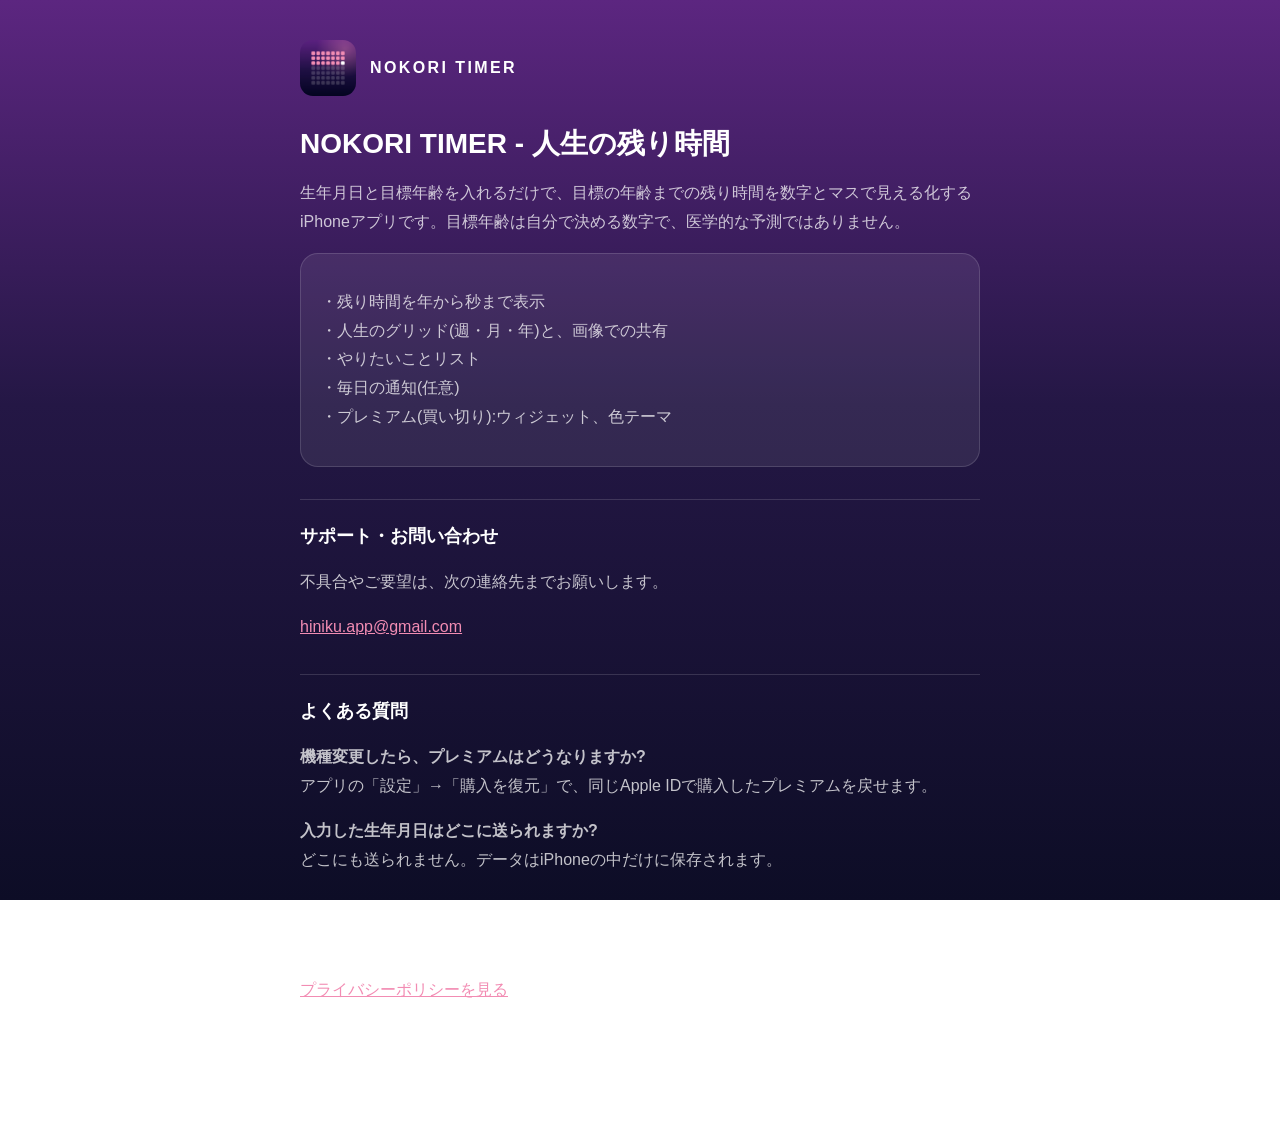
<file: index.html>
<!doctype html>
<html lang="ja">
<head>
<meta charset="utf-8">
<meta name="viewport" content="width=device-width, initial-scale=1">
<title>NOKORI TIMER - 人生の残り時間</title>
<meta name="description" content="自分で決めた目標年齢までの残り時間と、人生のグリッド・やりたいことリストを見られるiPhoneアプリ「NOKORI TIMER」のサポートページです。">
<link rel="stylesheet" href="style.css">
</head>
<body>
<main>
<header><img src="icon.png" alt="NOKORI TIMERのアイコン"><a href="./">NOKORI TIMER</a></header>
<h1>NOKORI TIMER - 人生の残り時間</h1>
<p>生年月日と目標年齢を入れるだけで、目標の年齢までの残り時間を数字とマスで見える化するiPhoneアプリです。目標年齢は自分で決める数字で、医学的な予測ではありません。</p>

<div class="card">
<p>・残り時間を年から秒まで表示<br>・人生のグリッド(週・月・年)と、画像での共有<br>・やりたいことリスト<br>・毎日の通知(任意)<br>・プレミアム(買い切り):ウィジェット、色テーマ</p>
</div>

<h2>サポート・お問い合わせ</h2>
<p>不具合やご要望は、次の連絡先までお願いします。</p>
<p><a href="mailto:hiniku.app@gmail.com">hiniku.app@gmail.com</a></p>

<h2>よくある質問</h2>
<p><strong>機種変更したら、プレミアムはどうなりますか?</strong><br>アプリの「設定」→「購入を復元」で、同じApple IDで購入したプレミアムを戻せます。</p>
<p><strong>入力した生年月日はどこに送られますか?</strong><br>どこにも送られません。データはiPhoneの中だけに保存されます。</p>

<h2>プライバシーポリシー</h2>
<p><a href="privacy.html">プライバシーポリシーを見る</a></p>

<footer>© rimachi</footer>
</main>
</body>
</html>
</file>
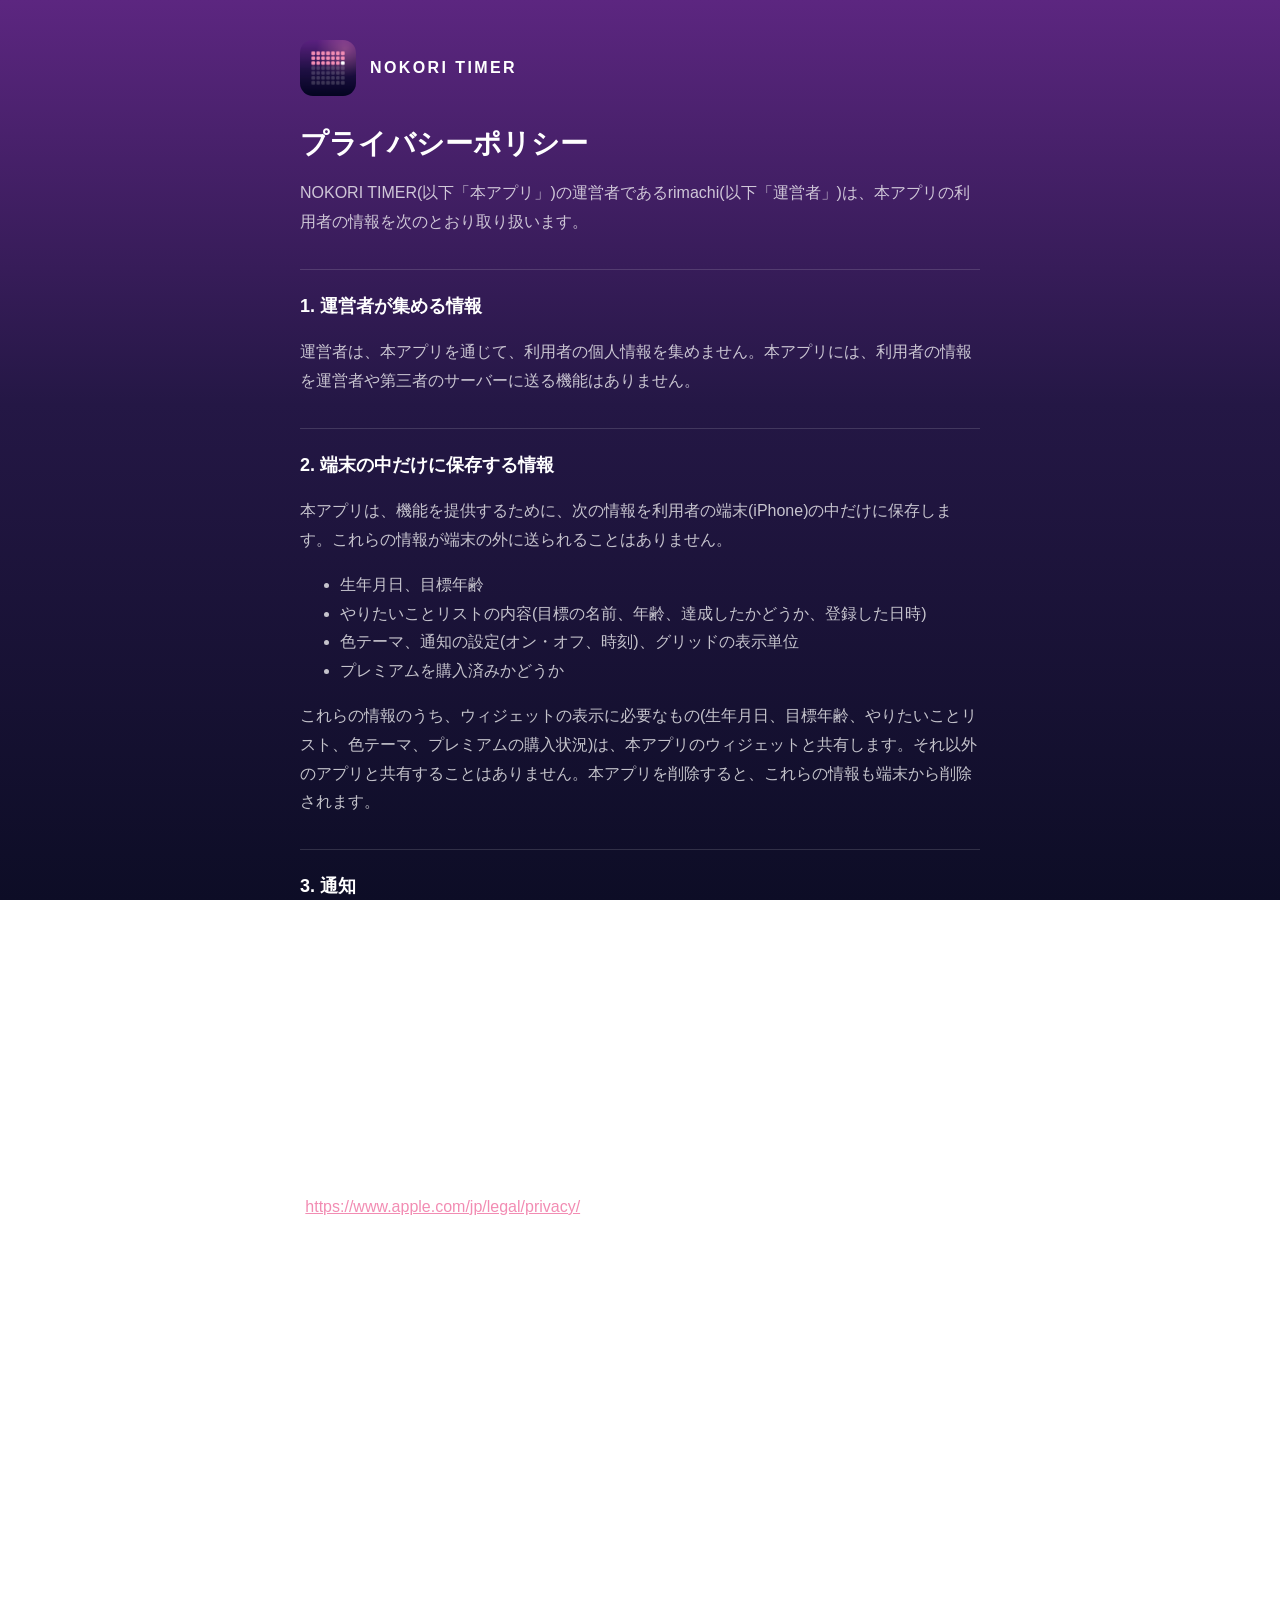
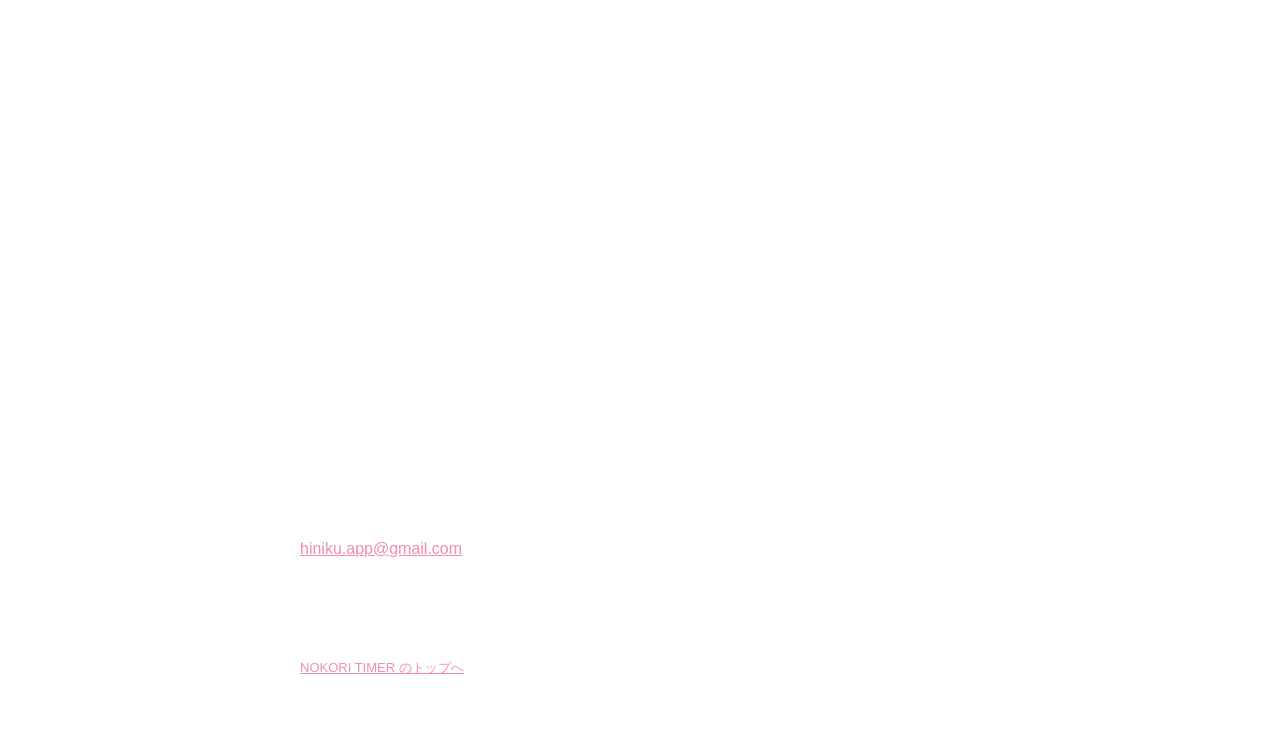
<file: privacy.html>
<!doctype html>
<html lang="ja">
<head>
<meta charset="utf-8">
<meta name="viewport" content="width=device-width, initial-scale=1">
<title>プライバシーポリシー | NOKORI TIMER</title>
<link rel="stylesheet" href="style.css">
</head>
<body>
<main>
<header><img src="icon.png" alt="NOKORI TIMERのアイコン"><a href="./">NOKORI TIMER</a></header>
<h1>プライバシーポリシー</h1>
<p>NOKORI TIMER(以下「本アプリ」)の運営者であるrimachi(以下「運営者」)は、本アプリの利用者の情報を次のとおり取り扱います。</p>
<h2>1. 運営者が集める情報</h2>
<p>運営者は、本アプリを通じて、利用者の個人情報を集めません。本アプリには、利用者の情報を運営者や第三者のサーバーに送る機能はありません。</p>
<h2>2. 端末の中だけに保存する情報</h2>
<p>本アプリは、機能を提供するために、次の情報を利用者の端末(iPhone)の中だけに保存します。これらの情報が端末の外に送られることはありません。</p>
<ul>
<li>生年月日、目標年齢</li>
<li>やりたいことリストの内容(目標の名前、年齢、達成したかどうか、登録した日時)</li>
<li>色テーマ、通知の設定(オン・オフ、時刻)、グリッドの表示単位</li>
<li>プレミアムを購入済みかどうか</li>
</ul>
<p>これらの情報のうち、ウィジェットの表示に必要なもの(生年月日、目標年齢、やりたいことリスト、色テーマ、プレミアムの購入状況)は、本アプリのウィジェットと共有します。それ以外のアプリと共有することはありません。本アプリを削除すると、これらの情報も端末から削除されます。</p>
<h2>3. 通知</h2>
<p>毎日の通知は、利用者がオンにした場合だけ、端末の中で予約して表示します(ローカル通知)。通知のために情報を外部に送ることはありません。通知は、本アプリの設定画面またはiPhoneの「設定」アプリから、いつでもオフにできます。</p>
<h2>4. アプリ内課金</h2>
<p>プレミアムの購入と復元は、Appleが提供する仕組み(App Store)を使って行います。支払いの情報は、Appleが取り扱います。運営者が利用者の支払い情報や Apple ID を受け取ることはありません。Appleによる情報の取り扱いは、Appleのプライバシーポリシー(<a href="https://www.apple.com/jp/legal/privacy/">https://www.apple.com/jp/legal/privacy/</a>)をご確認ください。</p>
<h2>5. 画像の共有</h2>
<p>グリッドを画像にして共有する機能は、利用者が共有先を選んだ場合だけ、その共有先に画像を渡します。画像には、グリッド、人生の進み具合、目標年齢が含まれます。共有先での画像の取り扱いは、共有先のサービスの方針に従います。</p>
<p>画像を「写真」アプリに保存する場合は、iPhoneが写真ライブラリへの追加の許可を求めます。この許可は画像を保存するためだけに使い、写真ライブラリの中身を読み取ることはありません。保存した画像は利用者の端末の中にあり、運営者に送られることはありません。</p>
<h2>6. 広告・解析・トラッキング</h2>
<p>本アプリは、広告を表示しません。利用状況を分析するツールも使いません。利用者を追跡(トラッキング)することもありません。</p>
<h2>7. お子さまの利用</h2>
<p>本アプリは、年齢にかかわらず、利用者の情報を集めません。</p>
<h2>8. このポリシーの変更</h2>
<p>運営者は、必要に応じてこのポリシーを変更することがあります。変更した場合は、このページでお知らせします。本アプリが新たに情報を集めるようになる場合は、事前にこのページを更新します。</p>
<h2>9. お問い合わせ</h2>
<p>このポリシーについてのお問い合わせは、次の連絡先までお願いします。</p>
<p><a href="mailto:hiniku.app@gmail.com">hiniku.app@gmail.com</a></p>
<p>制定日：2026年11月6日</p>
<footer><a href="./">NOKORI TIMER のトップへ</a></footer>
</main>
</body>
</html>
</file>
<file: style.css>
:root { --bg1:#5c2680; --bg2:#241745; --bg3:#0d0d26; --text:#ffffff; --sub:rgba(255,255,255,.75); --accent:#f28cb3; --card:rgba(255,255,255,.08); --line:rgba(255,255,255,.14); }
* { box-sizing: border-box; }
body { margin:0; color:var(--text); background:linear-gradient(180deg,var(--bg1),var(--bg2) 45%,var(--bg3)); background-attachment:fixed; min-height:100vh;
  font-family:-apple-system,BlinkMacSystemFont,"Hiragino Sans","Hiragino Kaku Gothic ProN","Noto Sans JP",sans-serif; line-height:1.8; }
main { max-width:720px; margin:0 auto; padding:40px 20px 64px; }
header { display:flex; align-items:center; gap:14px; margin-bottom:28px; }
header img { width:56px; height:56px; border-radius:13px; }
header a { color:var(--text); text-decoration:none; font-weight:700; letter-spacing:.15em; }
h1 { font-size:28px; line-height:1.4; margin:0 0 8px; }
h2 { font-size:18px; margin:32px 0 8px; padding-top:20px; border-top:1px solid var(--line); }
p, li { color:var(--sub); }
a { color:var(--accent); }
.card { background:var(--card); border:1px solid var(--line); border-radius:18px; padding:18px 20px; margin:16px 0; }
mark { background:#ffd95a; color:#222; padding:0 4px; border-radius:4px; }
footer { margin-top:48px; font-size:13px; color:var(--sub); }
</file>
